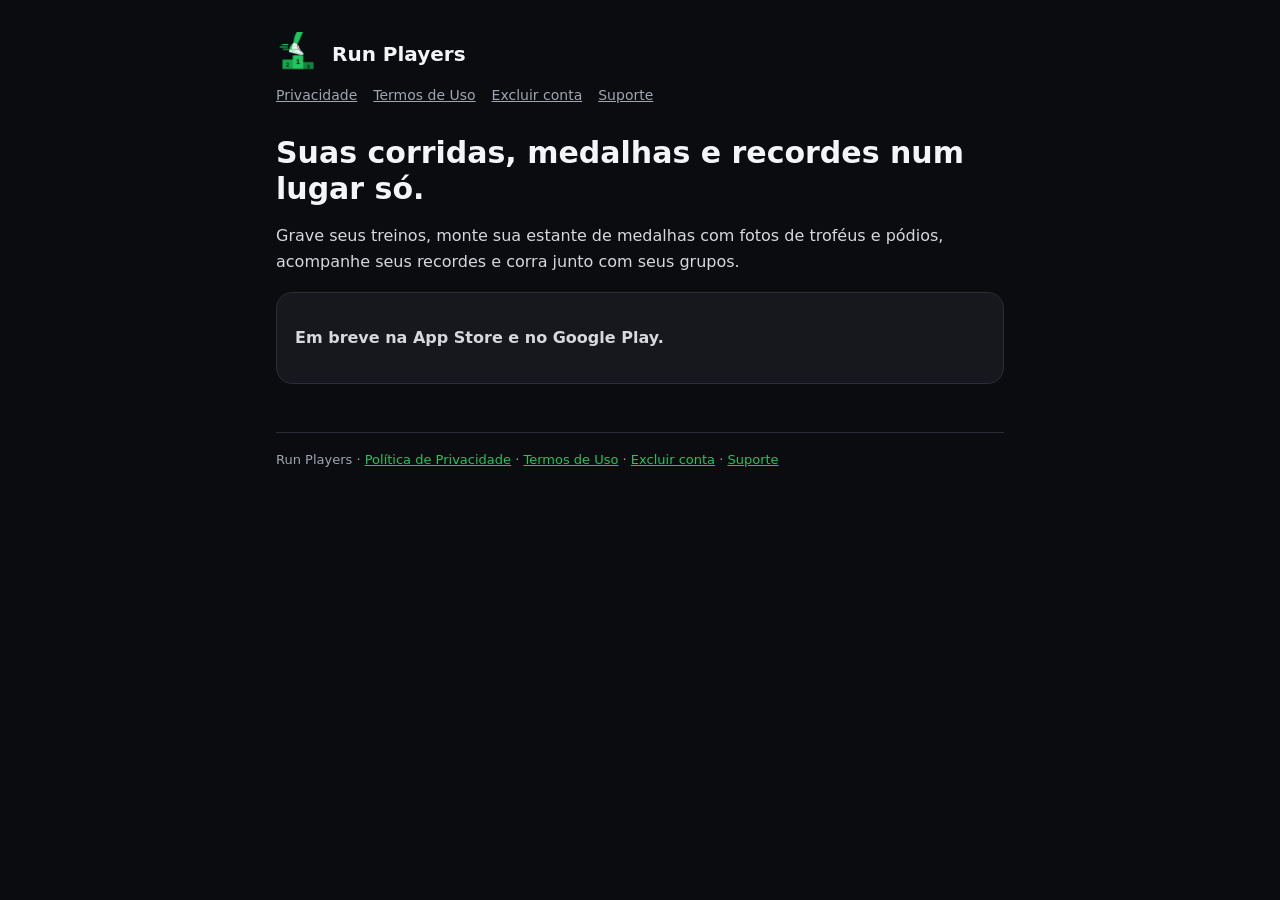
<file: index.html>
<!doctype html>
<html lang="pt-BR">
<head>
<meta charset="utf-8">
<meta name="viewport" content="width=device-width, initial-scale=1">
<title>Run Players</title>
<meta name="description" content="Corridas, medalhas, recordes e grupos de corrida num app só.">
<link rel="stylesheet" href="estilo.css">
</head>
<body>
<div class="wrap">
  <header><img src="icone.png" alt=""><a href="index.html">Run Players</a></header>
  <nav><a href="privacidade.html">Privacidade</a><a href="termos.html">Termos de Uso</a><a href="excluir-conta.html">Excluir conta</a><a href="suporte.html">Suporte</a></nav>

  <h1>Suas corridas, medalhas e recordes num lugar só.</h1>
  <p>Grave seus treinos, monte sua estante de medalhas com fotos de troféus e pódios, acompanhe seus recordes e corra junto com seus grupos.</p>
  <div class="box">
    <p><strong>Em breve na App Store e no Google Play.</strong></p>
  </div>

  <footer>Run Players · <a href="privacidade.html">Política de Privacidade</a> · <a href="termos.html">Termos de Uso</a> · <a href="excluir-conta.html">Excluir conta</a> · <a href="suporte.html">Suporte</a></footer>
</div>
</body>
</html>
</file>
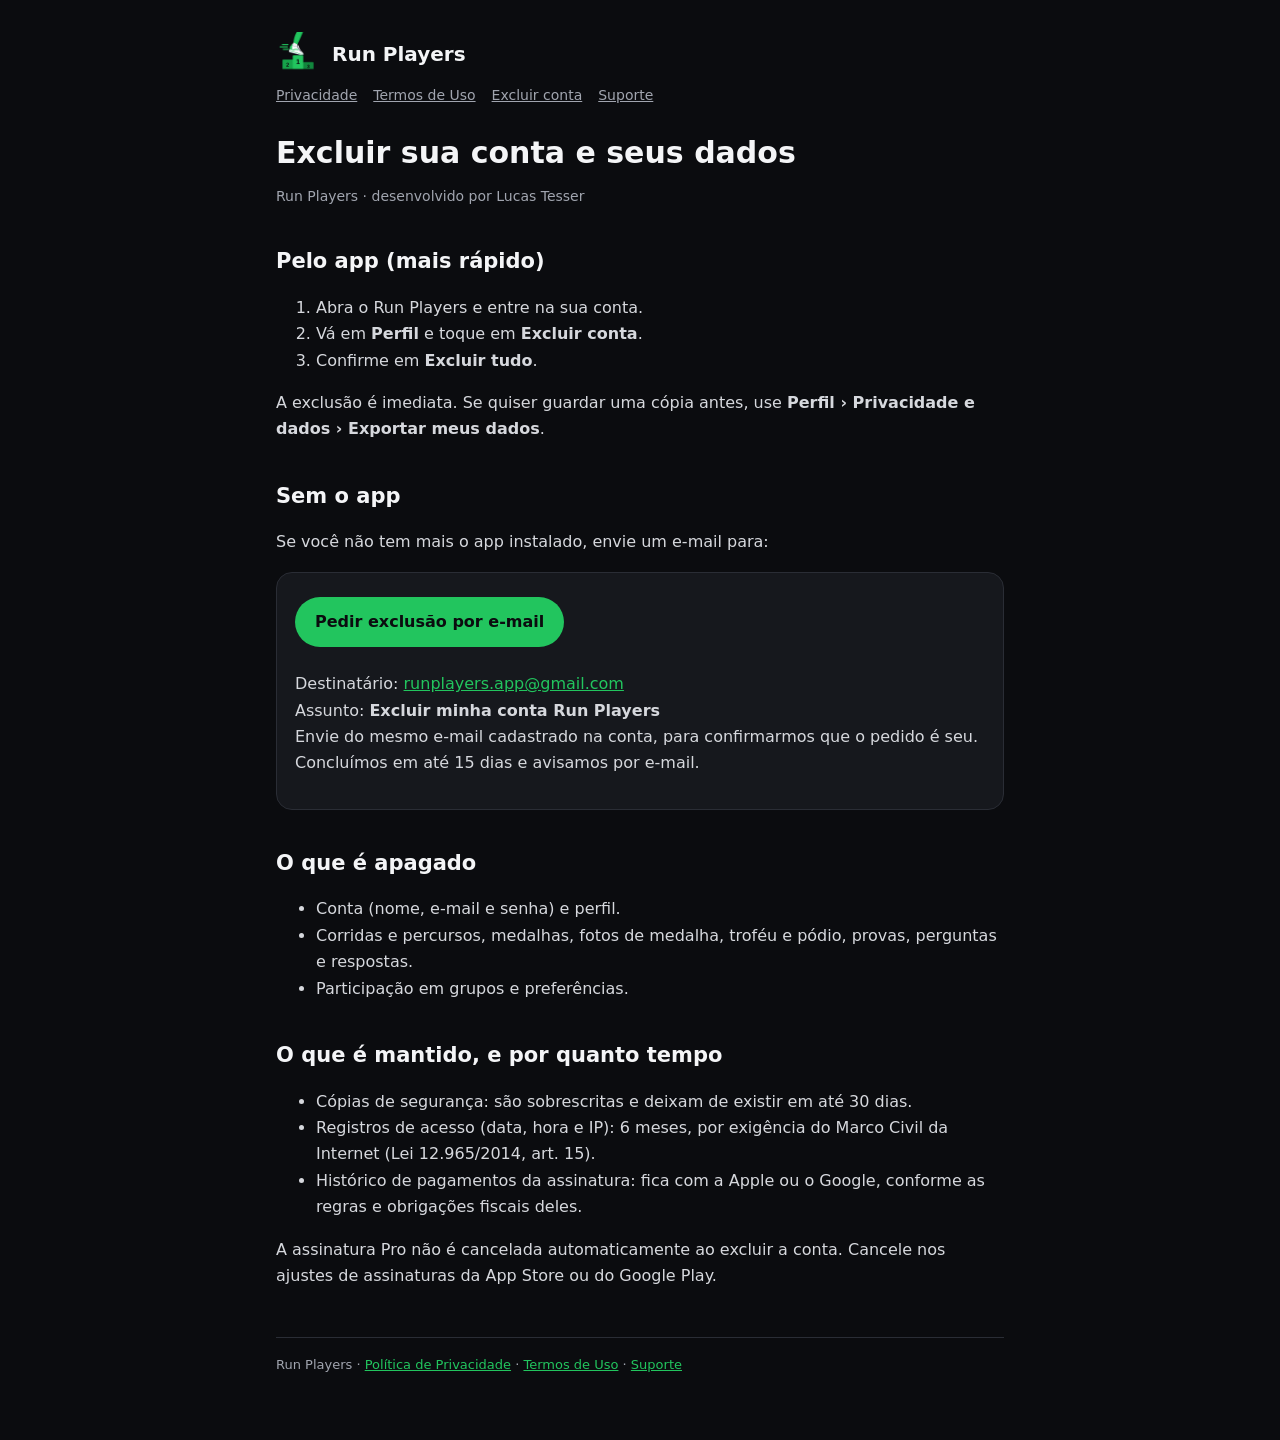
<file: excluir-conta.html>
<!doctype html>
<html lang="pt-BR">
<head>
<meta charset="utf-8">
<meta name="viewport" content="width=device-width, initial-scale=1">
<title>Excluir conta · Run Players</title>
<meta name="description" content="Como excluir sua conta e seus dados do Run Players.">
<link rel="stylesheet" href="estilo.css">
</head>
<body>
<div class="wrap">
  <header><img src="icone.png" alt=""><a href="index.html">Run Players</a></header>
  <nav><a href="privacidade.html">Privacidade</a><a href="termos.html">Termos de Uso</a><a href="excluir-conta.html">Excluir conta</a><a href="suporte.html">Suporte</a></nav>

  <h1>Excluir sua conta e seus dados</h1>
  <p class="meta">Run Players · desenvolvido por Lucas Tesser</p>

  <h2>Pelo app (mais rápido)</h2>
  <ol>
    <li>Abra o Run Players e entre na sua conta.</li>
    <li>Vá em <strong>Perfil</strong> e toque em <strong>Excluir conta</strong>.</li>
    <li>Confirme em <strong>Excluir tudo</strong>.</li>
  </ol>
  <p>A exclusão é imediata. Se quiser guardar uma cópia antes, use <strong>Perfil › Privacidade e dados › Exportar meus dados</strong>.</p>

  <h2>Sem o app</h2>
  <p>Se você não tem mais o app instalado, envie um e-mail para:</p>
  <div class="box">
    <a class="button" href="mailto:runplayers.app@gmail.com?subject=Excluir%20minha%20conta%20Run%20Players">Pedir exclusão por e-mail</a>
    <p>Destinatário: <a href="mailto:runplayers.app@gmail.com">runplayers.app@gmail.com</a><br>
    Assunto: <strong>Excluir minha conta Run Players</strong><br>
    Envie do mesmo e-mail cadastrado na conta, para confirmarmos que o pedido é seu. Concluímos em até 15 dias e avisamos por e-mail.</p>
  </div>

  <h2>O que é apagado</h2>
  <ul>
    <li>Conta (nome, e-mail e senha) e perfil.</li>
    <li>Corridas e percursos, medalhas, fotos de medalha, troféu e pódio, provas, perguntas e respostas.</li>
    <li>Participação em grupos e preferências.</li>
  </ul>

  <h2>O que é mantido, e por quanto tempo</h2>
  <ul>
    <li>Cópias de segurança: são sobrescritas e deixam de existir em até 30 dias.</li>
    <li>Registros de acesso (data, hora e IP): 6 meses, por exigência do Marco Civil da Internet (Lei 12.965/2014, art. 15).</li>
    <li>Histórico de pagamentos da assinatura: fica com a Apple ou o Google, conforme as regras e obrigações fiscais deles.</li>
  </ul>
  <p>A assinatura Pro não é cancelada automaticamente ao excluir a conta. Cancele nos ajustes de assinaturas da App Store ou do Google Play.</p>

  <footer>Run Players · <a href="privacidade.html">Política de Privacidade</a> · <a href="termos.html">Termos de Uso</a> · <a href="suporte.html">Suporte</a></footer>
</div>
</body>
</html>
</file>
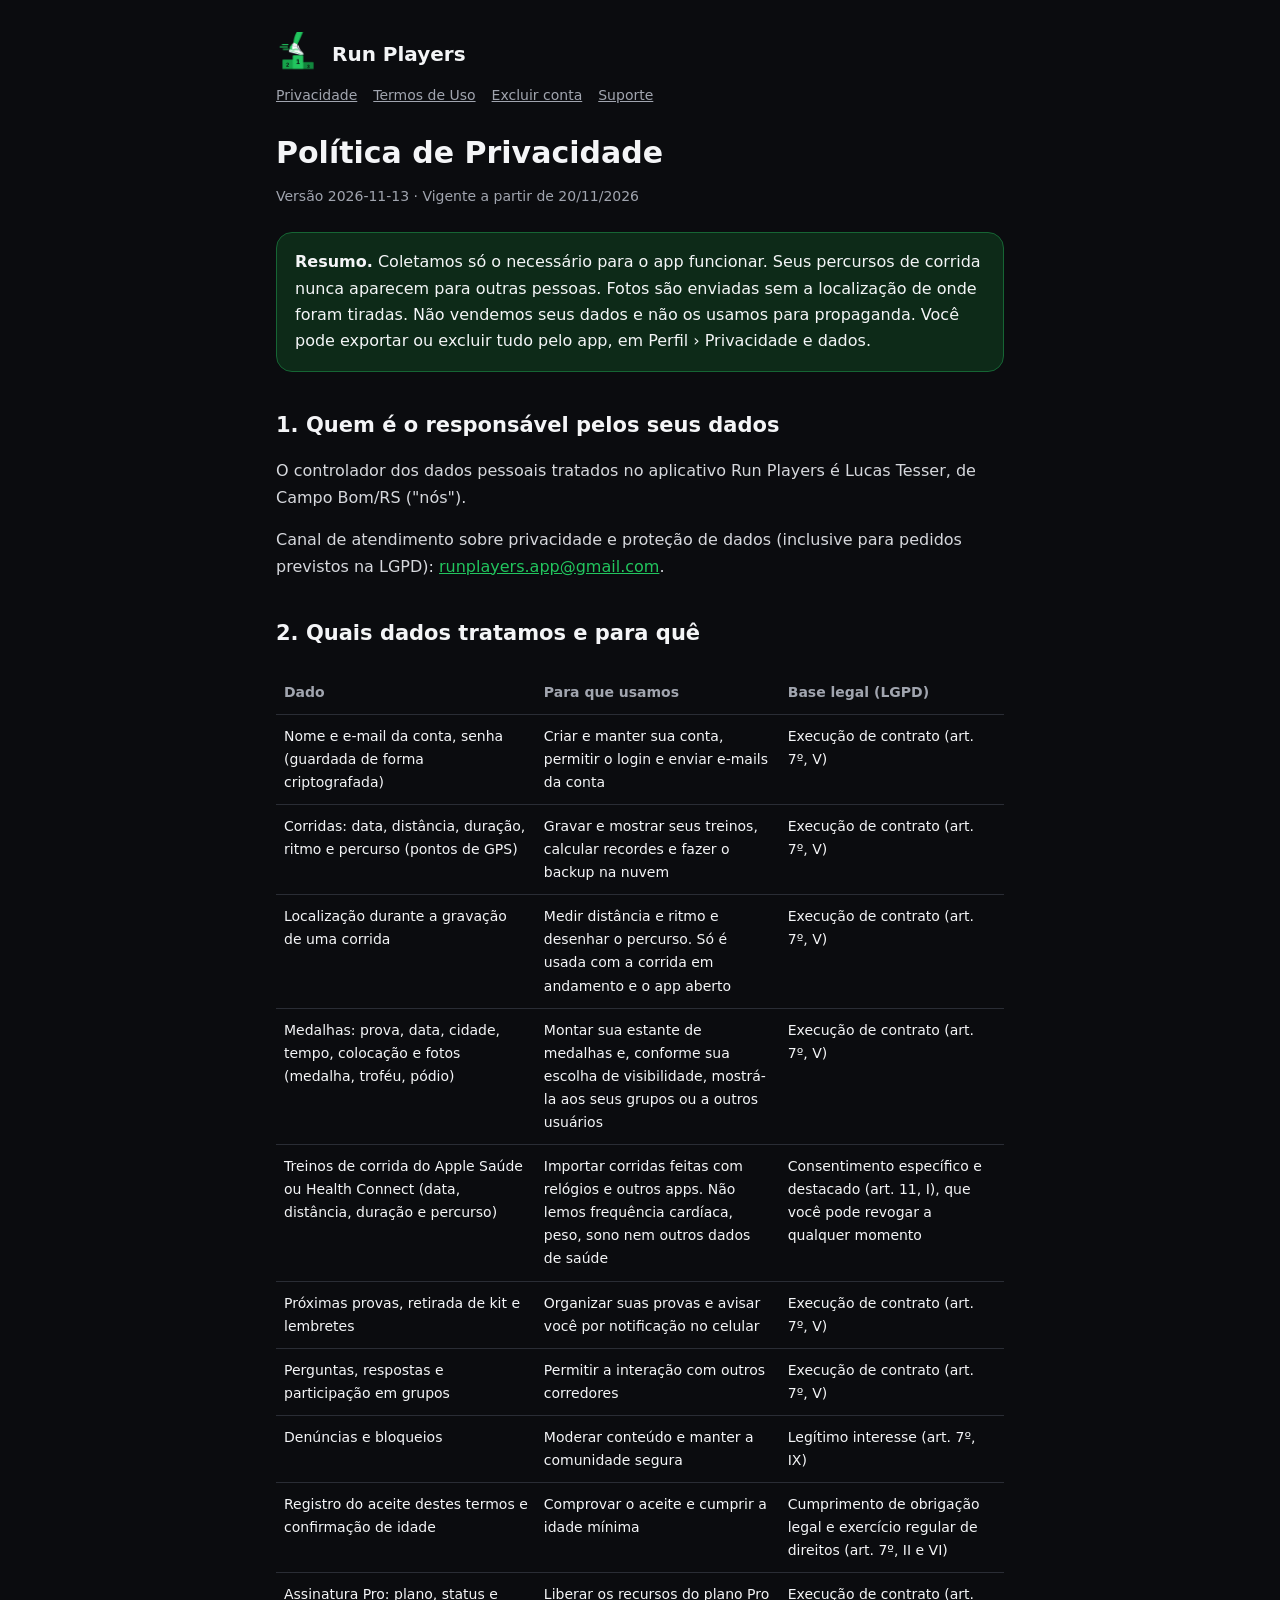
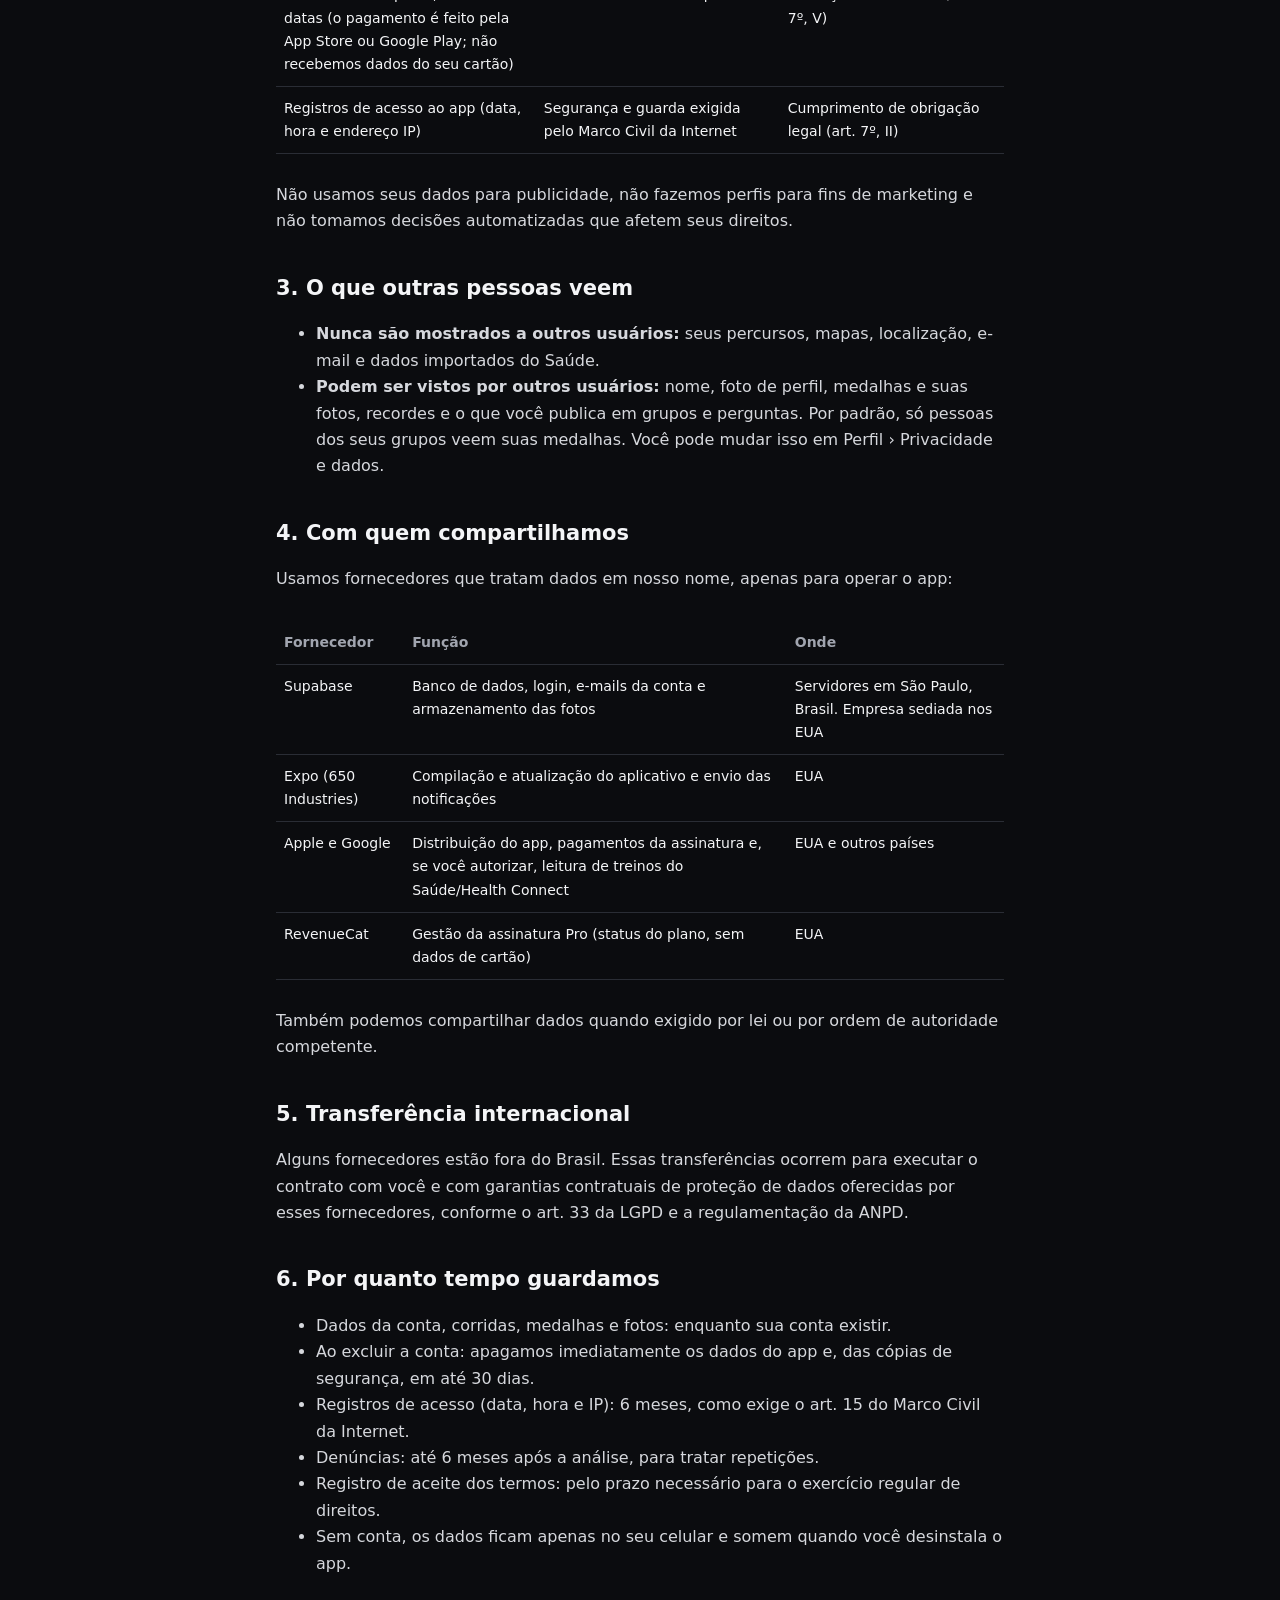
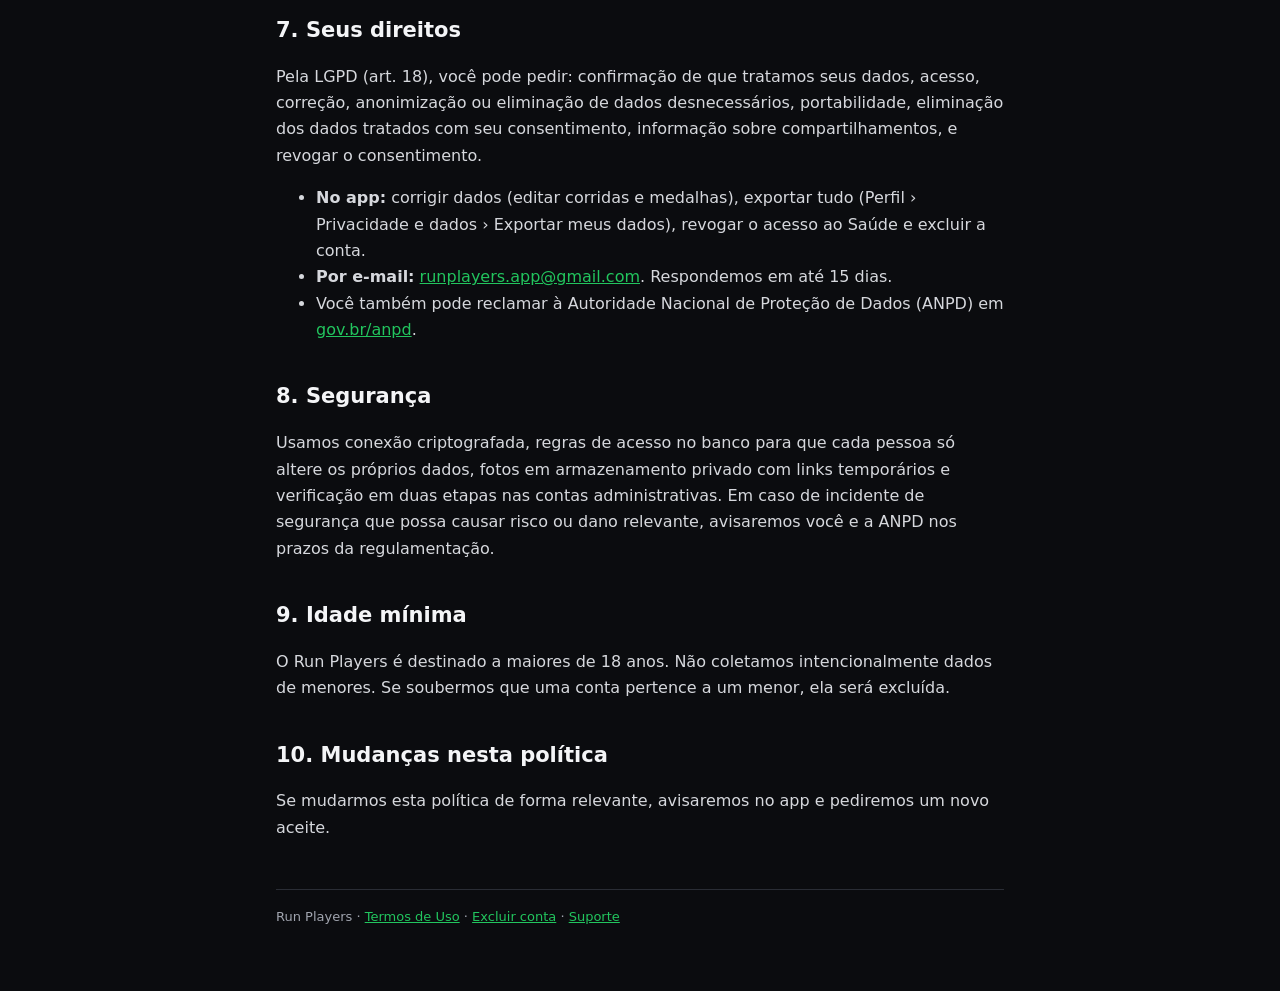
<file: privacidade.html>
<!doctype html>
<html lang="pt-BR">
<head>
<meta charset="utf-8">
<meta name="viewport" content="width=device-width, initial-scale=1">
<title>Política de Privacidade · Run Players</title>
<meta name="description" content="Como o Run Players trata seus dados pessoais, conforme a LGPD.">
<link rel="stylesheet" href="estilo.css">
</head>
<body>
<div class="wrap">
  <header><img src="icone.png" alt=""><a href="index.html">Run Players</a></header>
  <nav><a href="privacidade.html">Privacidade</a><a href="termos.html">Termos de Uso</a><a href="excluir-conta.html">Excluir conta</a><a href="suporte.html">Suporte</a></nav>

  <h1>Política de Privacidade</h1>
  <p class="meta">Versão 2026-11-13 · Vigente a partir de 20/11/2026</p>

  <div class="box ok">
    <strong>Resumo.</strong> Coletamos só o necessário para o app funcionar. Seus percursos de corrida nunca aparecem para outras pessoas.
    Fotos são enviadas sem a localização de onde foram tiradas. Não vendemos seus dados e não os usamos para propaganda.
    Você pode exportar ou excluir tudo pelo app, em Perfil › Privacidade e dados.
  </div>

  <h2>1. Quem é o responsável pelos seus dados</h2>
  <p>O controlador dos dados pessoais tratados no aplicativo Run Players é
    Lucas Tesser, de Campo Bom/RS ("nós").</p>
  <p>Canal de atendimento sobre privacidade e proteção de dados (inclusive para pedidos previstos na LGPD):
    <a href="mailto:runplayers.app@gmail.com">runplayers.app@gmail.com</a>.</p>

  <h2>2. Quais dados tratamos e para quê</h2>
  <div class="table">
  <table>
    <tr><th>Dado</th><th>Para que usamos</th><th>Base legal (LGPD)</th></tr>
    <tr><td>Nome e e-mail da conta, senha (guardada de forma criptografada)</td><td>Criar e manter sua conta, permitir o login e enviar e-mails da conta</td><td>Execução de contrato (art. 7º, V)</td></tr>
    <tr><td>Corridas: data, distância, duração, ritmo e percurso (pontos de GPS)</td><td>Gravar e mostrar seus treinos, calcular recordes e fazer o backup na nuvem</td><td>Execução de contrato (art. 7º, V)</td></tr>
    <tr><td>Localização durante a gravação de uma corrida</td><td>Medir distância e ritmo e desenhar o percurso. Só é usada com a corrida em andamento e o app aberto</td><td>Execução de contrato (art. 7º, V)</td></tr>
    <tr><td>Medalhas: prova, data, cidade, tempo, colocação e fotos (medalha, troféu, pódio)</td><td>Montar sua estante de medalhas e, conforme sua escolha de visibilidade, mostrá-la aos seus grupos ou a outros usuários</td><td>Execução de contrato (art. 7º, V)</td></tr>
    <tr><td>Treinos de corrida do Apple Saúde ou Health Connect (data, distância, duração e percurso)</td><td>Importar corridas feitas com relógios e outros apps. Não lemos frequência cardíaca, peso, sono nem outros dados de saúde</td><td>Consentimento específico e destacado (art. 11, I), que você pode revogar a qualquer momento</td></tr>
    <tr><td>Próximas provas, retirada de kit e lembretes</td><td>Organizar suas provas e avisar você por notificação no celular</td><td>Execução de contrato (art. 7º, V)</td></tr>
    <tr><td>Perguntas, respostas e participação em grupos</td><td>Permitir a interação com outros corredores</td><td>Execução de contrato (art. 7º, V)</td></tr>
    <tr><td>Denúncias e bloqueios</td><td>Moderar conteúdo e manter a comunidade segura</td><td>Legítimo interesse (art. 7º, IX)</td></tr>
    <tr><td>Registro do aceite destes termos e confirmação de idade</td><td>Comprovar o aceite e cumprir a idade mínima</td><td>Cumprimento de obrigação legal e exercício regular de direitos (art. 7º, II e VI)</td></tr>
    <tr><td>Assinatura Pro: plano, status e datas (o pagamento é feito pela App Store ou Google Play; não recebemos dados do seu cartão)</td><td>Liberar os recursos do plano Pro</td><td>Execução de contrato (art. 7º, V)</td></tr>
    <tr><td>Registros de acesso ao app (data, hora e endereço IP)</td><td>Segurança e guarda exigida pelo Marco Civil da Internet</td><td>Cumprimento de obrigação legal (art. 7º, II)</td></tr>
  </table>
  </div>
  <p>Não usamos seus dados para publicidade, não fazemos perfis para fins de marketing e não tomamos decisões automatizadas que afetem seus direitos.</p>

  <h2>3. O que outras pessoas veem</h2>
  <ul>
    <li><strong>Nunca são mostrados a outros usuários:</strong> seus percursos, mapas, localização, e-mail e dados importados do Saúde.</li>
    <li><strong>Podem ser vistos por outros usuários:</strong> nome, foto de perfil, medalhas e suas fotos, recordes e o que você publica em grupos e perguntas.
      Por padrão, só pessoas dos seus grupos veem suas medalhas. Você pode mudar isso em Perfil › Privacidade e dados.</li>
  </ul>

  <h2>4. Com quem compartilhamos</h2>
  <p>Usamos fornecedores que tratam dados em nosso nome, apenas para operar o app:</p>
  <div class="table">
  <table>
    <tr><th>Fornecedor</th><th>Função</th><th>Onde</th></tr>
    <tr><td>Supabase</td><td>Banco de dados, login, e-mails da conta e armazenamento das fotos</td><td>Servidores em São Paulo, Brasil. Empresa sediada nos EUA</td></tr>
    <tr><td>Expo (650 Industries)</td><td>Compilação e atualização do aplicativo e envio das notificações</td><td>EUA</td></tr>
    <tr><td>Apple e Google</td><td>Distribuição do app, pagamentos da assinatura e, se você autorizar, leitura de treinos do Saúde/Health Connect</td><td>EUA e outros países</td></tr>
    <tr><td>RevenueCat</td><td>Gestão da assinatura Pro (status do plano, sem dados de cartão)</td><td>EUA</td></tr>
  </table>
  </div>
  <p>Também podemos compartilhar dados quando exigido por lei ou por ordem de autoridade competente.</p>

  <h2>5. Transferência internacional</h2>
  <p>Alguns fornecedores estão fora do Brasil. Essas transferências ocorrem para executar o contrato com você e com garantias contratuais de proteção de dados oferecidas por esses fornecedores, conforme o art. 33 da LGPD e a regulamentação da ANPD.</p>

  <h2>6. Por quanto tempo guardamos</h2>
  <ul>
    <li>Dados da conta, corridas, medalhas e fotos: enquanto sua conta existir.</li>
    <li>Ao excluir a conta: apagamos imediatamente os dados do app e, das cópias de segurança, em até 30 dias.</li>
    <li>Registros de acesso (data, hora e IP): 6 meses, como exige o art. 15 do Marco Civil da Internet.</li>
    <li>Denúncias: até 6 meses após a análise, para tratar repetições.</li>
    <li>Registro de aceite dos termos: pelo prazo necessário para o exercício regular de direitos.</li>
    <li>Sem conta, os dados ficam apenas no seu celular e somem quando você desinstala o app.</li>
  </ul>

  <h2>7. Seus direitos</h2>
  <p>Pela LGPD (art. 18), você pode pedir: confirmação de que tratamos seus dados, acesso, correção, anonimização ou eliminação de dados desnecessários, portabilidade, eliminação dos dados tratados com seu consentimento, informação sobre compartilhamentos, e revogar o consentimento.</p>
  <ul>
    <li><strong>No app:</strong> corrigir dados (editar corridas e medalhas), exportar tudo (Perfil › Privacidade e dados › Exportar meus dados), revogar o acesso ao Saúde e excluir a conta.</li>
    <li><strong>Por e-mail:</strong> <a href="mailto:runplayers.app@gmail.com">runplayers.app@gmail.com</a>. Respondemos em até 15 dias.</li>
    <li>Você também pode reclamar à Autoridade Nacional de Proteção de Dados (ANPD) em <a href="https://www.gov.br/anpd">gov.br/anpd</a>.</li>
  </ul>

  <h2>8. Segurança</h2>
  <p>Usamos conexão criptografada, regras de acesso no banco para que cada pessoa só altere os próprios dados, fotos em armazenamento privado com links temporários e verificação em duas etapas nas contas administrativas. Em caso de incidente de segurança que possa causar risco ou dano relevante, avisaremos você e a ANPD nos prazos da regulamentação.</p>

  <h2>9. Idade mínima</h2>
  <p>O Run Players é destinado a maiores de 18 anos. Não coletamos intencionalmente dados de menores. Se soubermos que uma conta pertence a um menor, ela será excluída.</p>

  <h2>10. Mudanças nesta política</h2>
  <p>Se mudarmos esta política de forma relevante, avisaremos no app e pediremos um novo aceite.</p>

  <footer>Run Players · <a href="termos.html">Termos de Uso</a> · <a href="excluir-conta.html">Excluir conta</a> · <a href="suporte.html">Suporte</a></footer>
</div>
</body>
</html>
</file>
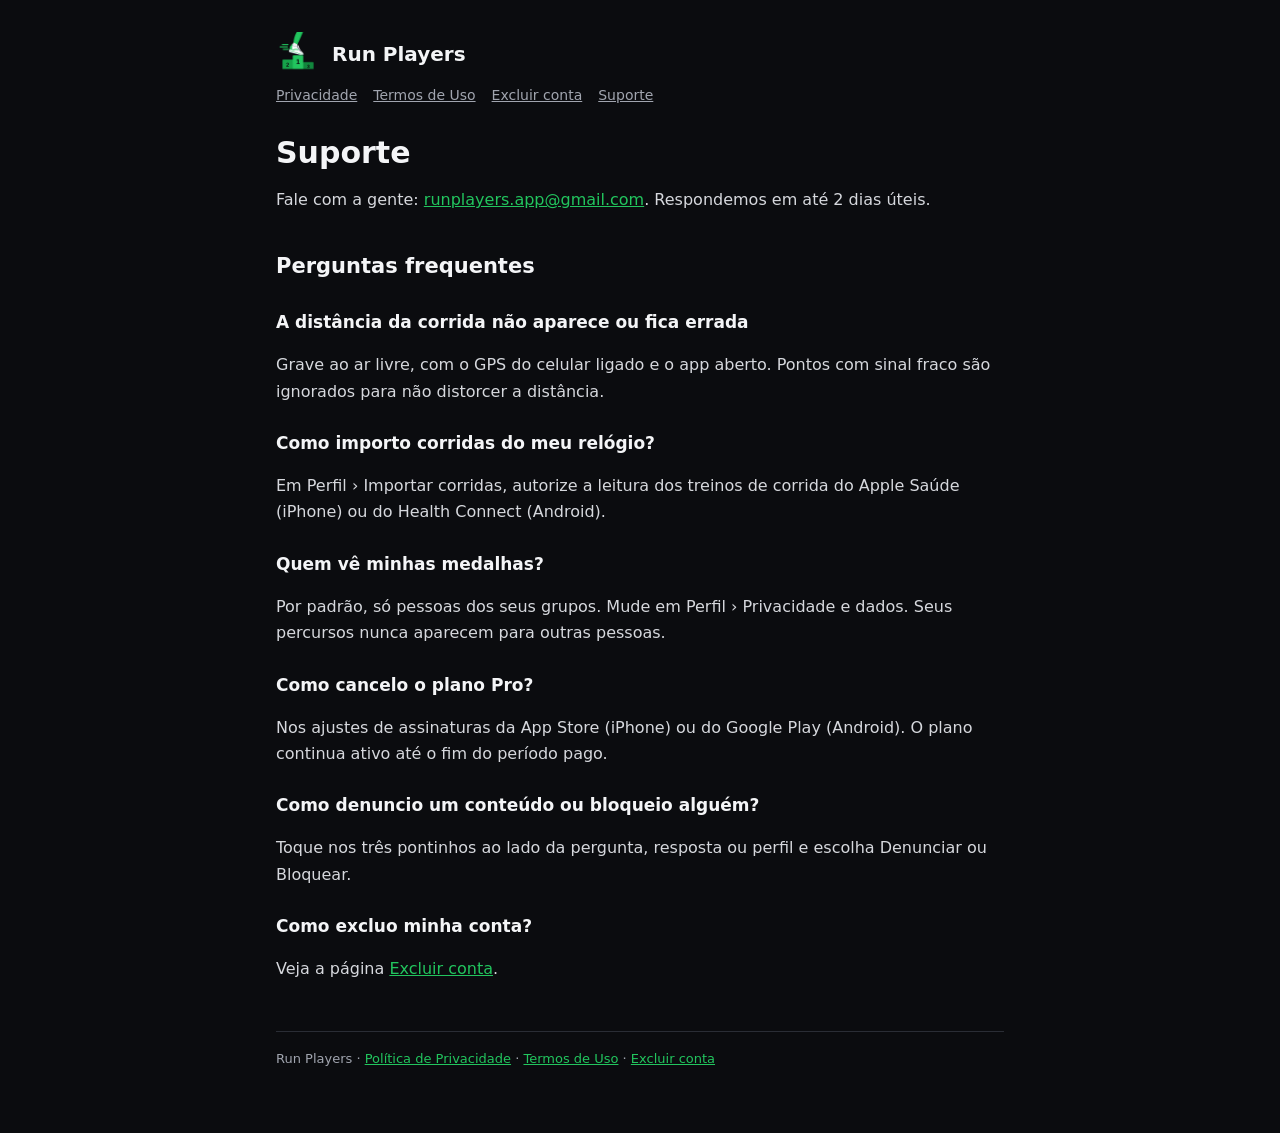
<file: suporte.html>
<!doctype html>
<html lang="pt-BR">
<head>
<meta charset="utf-8">
<meta name="viewport" content="width=device-width, initial-scale=1">
<title>Suporte · Run Players</title>
<meta name="description" content="Ajuda e contato do Run Players.">
<link rel="stylesheet" href="estilo.css">
</head>
<body>
<div class="wrap">
  <header><img src="icone.png" alt=""><a href="index.html">Run Players</a></header>
  <nav><a href="privacidade.html">Privacidade</a><a href="termos.html">Termos de Uso</a><a href="excluir-conta.html">Excluir conta</a><a href="suporte.html">Suporte</a></nav>

  <h1>Suporte</h1>
  <p>Fale com a gente: <a href="mailto:runplayers.app@gmail.com">runplayers.app@gmail.com</a>. Respondemos em até 2 dias úteis.</p>

  <h2>Perguntas frequentes</h2>
  <h3>A distância da corrida não aparece ou fica errada</h3>
  <p>Grave ao ar livre, com o GPS do celular ligado e o app aberto. Pontos com sinal fraco são ignorados para não distorcer a distância.</p>
  <h3>Como importo corridas do meu relógio?</h3>
  <p>Em Perfil › Importar corridas, autorize a leitura dos treinos de corrida do Apple Saúde (iPhone) ou do Health Connect (Android).</p>
  <h3>Quem vê minhas medalhas?</h3>
  <p>Por padrão, só pessoas dos seus grupos. Mude em Perfil › Privacidade e dados. Seus percursos nunca aparecem para outras pessoas.</p>
  <h3>Como cancelo o plano Pro?</h3>
  <p>Nos ajustes de assinaturas da App Store (iPhone) ou do Google Play (Android). O plano continua ativo até o fim do período pago.</p>
  <h3>Como denuncio um conteúdo ou bloqueio alguém?</h3>
  <p>Toque nos três pontinhos ao lado da pergunta, resposta ou perfil e escolha Denunciar ou Bloquear.</p>
  <h3>Como excluo minha conta?</h3>
  <p>Veja a página <a href="excluir-conta.html">Excluir conta</a>.</p>

  <footer>Run Players · <a href="privacidade.html">Política de Privacidade</a> · <a href="termos.html">Termos de Uso</a> · <a href="excluir-conta.html">Excluir conta</a></footer>
</div>
</body>
</html>
</file>
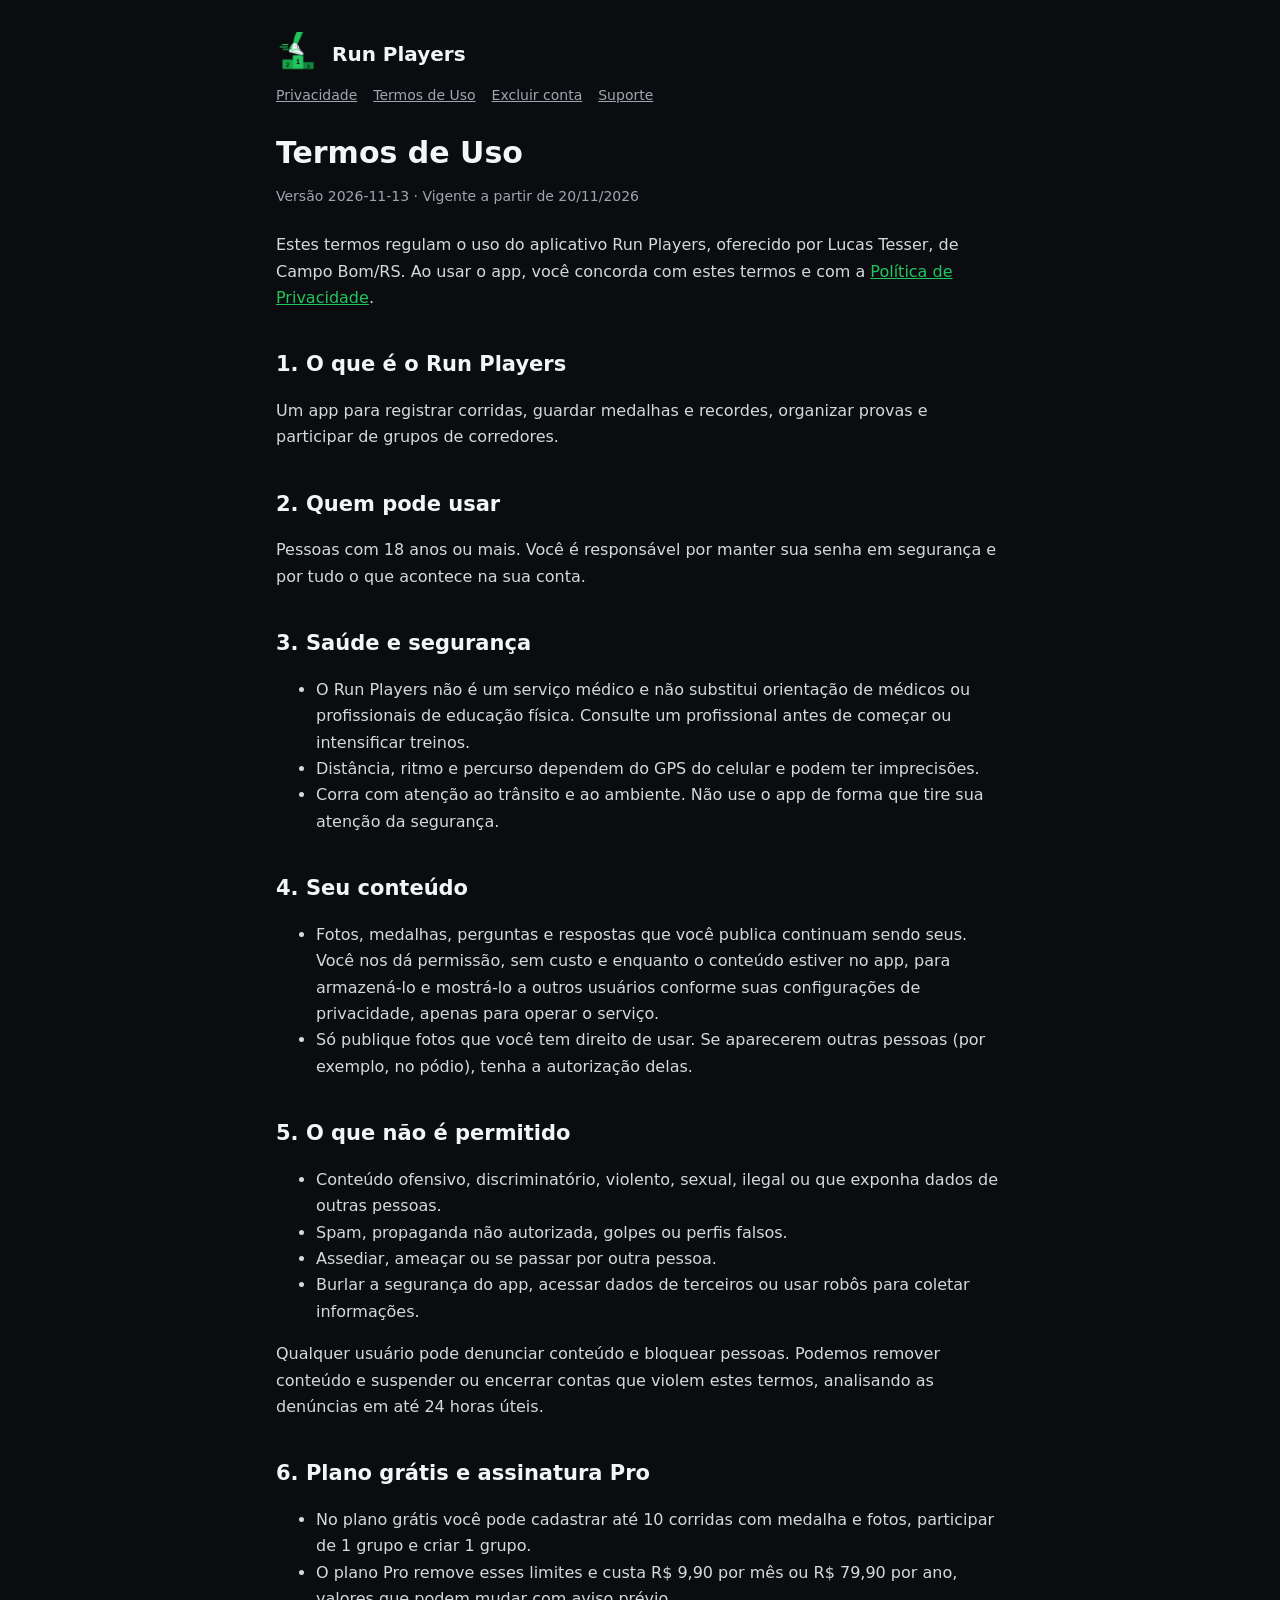
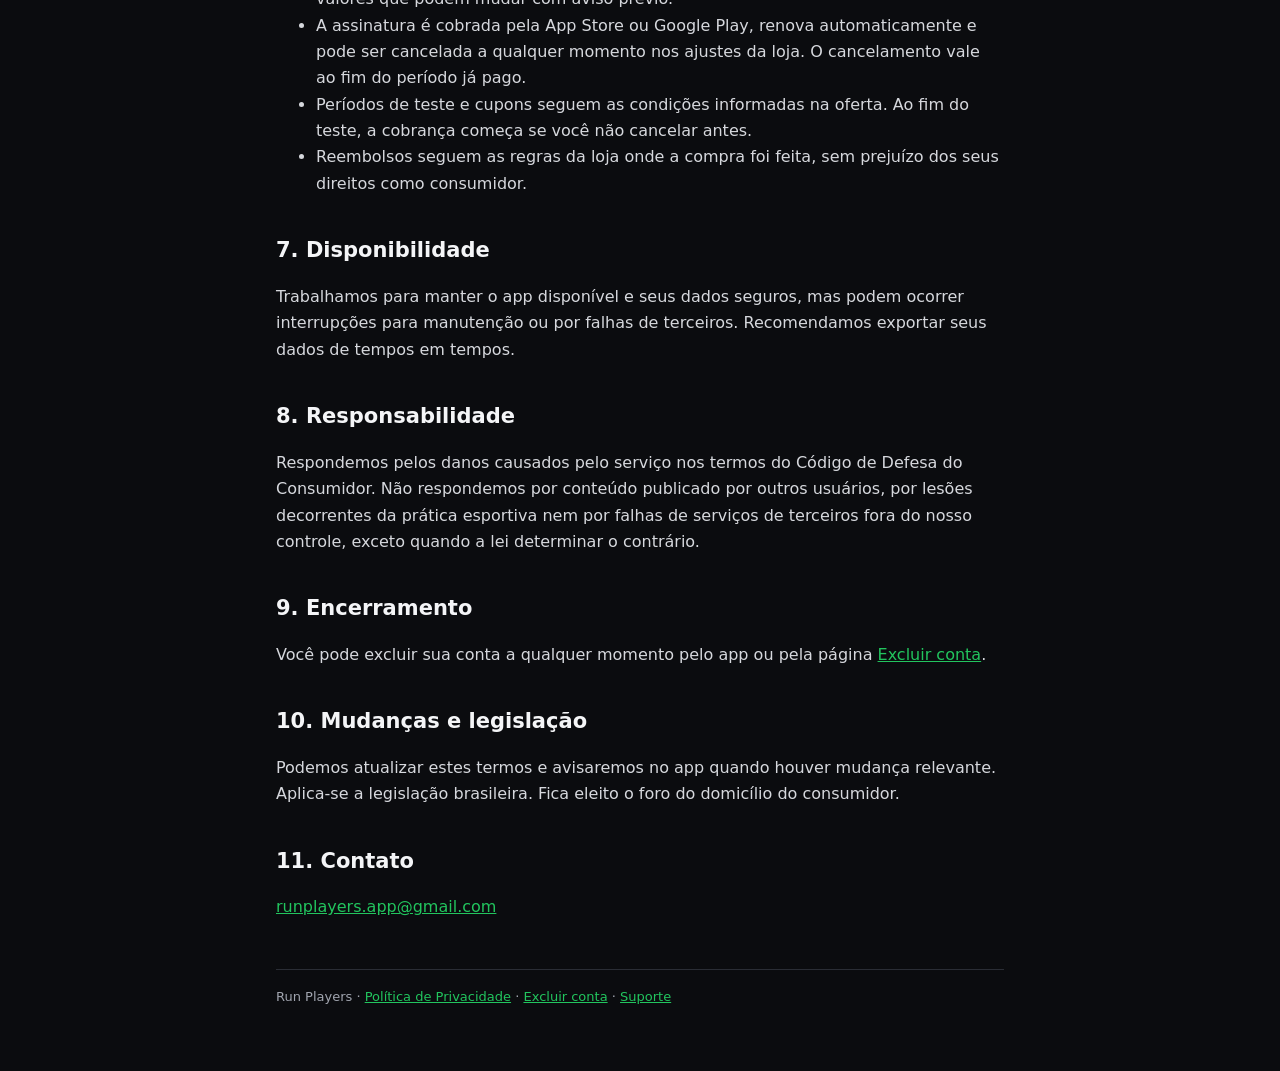
<file: termos.html>
<!doctype html>
<html lang="pt-BR">
<head>
<meta charset="utf-8">
<meta name="viewport" content="width=device-width, initial-scale=1">
<title>Termos de Uso · Run Players</title>
<meta name="description" content="Regras de uso do aplicativo Run Players.">
<link rel="stylesheet" href="estilo.css">
</head>
<body>
<div class="wrap">
  <header><img src="icone.png" alt=""><a href="index.html">Run Players</a></header>
  <nav><a href="privacidade.html">Privacidade</a><a href="termos.html">Termos de Uso</a><a href="excluir-conta.html">Excluir conta</a><a href="suporte.html">Suporte</a></nav>

  <h1>Termos de Uso</h1>
  <p class="meta">Versão 2026-11-13 · Vigente a partir de 20/11/2026</p>

  <p>Estes termos regulam o uso do aplicativo Run Players, oferecido por
    Lucas Tesser, de Campo Bom/RS. Ao usar o app, você concorda com estes termos e com a <a href="privacidade.html">Política de Privacidade</a>.</p>

  <h2>1. O que é o Run Players</h2>
  <p>Um app para registrar corridas, guardar medalhas e recordes, organizar provas e participar de grupos de corredores.</p>

  <h2>2. Quem pode usar</h2>
  <p>Pessoas com 18 anos ou mais. Você é responsável por manter sua senha em segurança e por tudo o que acontece na sua conta.</p>

  <h2>3. Saúde e segurança</h2>
  <ul>
    <li>O Run Players não é um serviço médico e não substitui orientação de médicos ou profissionais de educação física. Consulte um profissional antes de começar ou intensificar treinos.</li>
    <li>Distância, ritmo e percurso dependem do GPS do celular e podem ter imprecisões.</li>
    <li>Corra com atenção ao trânsito e ao ambiente. Não use o app de forma que tire sua atenção da segurança.</li>
  </ul>

  <h2>4. Seu conteúdo</h2>
  <ul>
    <li>Fotos, medalhas, perguntas e respostas que você publica continuam sendo seus. Você nos dá permissão, sem custo e enquanto o conteúdo estiver no app, para armazená-lo e mostrá-lo a outros usuários conforme suas configurações de privacidade, apenas para operar o serviço.</li>
    <li>Só publique fotos que você tem direito de usar. Se aparecerem outras pessoas (por exemplo, no pódio), tenha a autorização delas.</li>
  </ul>

  <h2>5. O que não é permitido</h2>
  <ul>
    <li>Conteúdo ofensivo, discriminatório, violento, sexual, ilegal ou que exponha dados de outras pessoas.</li>
    <li>Spam, propaganda não autorizada, golpes ou perfis falsos.</li>
    <li>Assediar, ameaçar ou se passar por outra pessoa.</li>
    <li>Burlar a segurança do app, acessar dados de terceiros ou usar robôs para coletar informações.</li>
  </ul>
  <p>Qualquer usuário pode denunciar conteúdo e bloquear pessoas. Podemos remover conteúdo e suspender ou encerrar contas que violem estes termos, analisando as denúncias em até 24 horas úteis.</p>

  <h2>6. Plano grátis e assinatura Pro</h2>
  <ul>
    <li>No plano grátis você pode cadastrar até 10 corridas com medalha e fotos, participar de 1 grupo e criar 1 grupo.</li>
    <li>O plano Pro remove esses limites e custa R$ 9,90 por mês ou R$ 79,90 por ano, valores que podem mudar com aviso prévio.</li>
    <li>A assinatura é cobrada pela App Store ou Google Play, renova automaticamente e pode ser cancelada a qualquer momento nos ajustes da loja. O cancelamento vale ao fim do período já pago.</li>
    <li>Períodos de teste e cupons seguem as condições informadas na oferta. Ao fim do teste, a cobrança começa se você não cancelar antes.</li>
    <li>Reembolsos seguem as regras da loja onde a compra foi feita, sem prejuízo dos seus direitos como consumidor.</li>
  </ul>

  <h2>7. Disponibilidade</h2>
  <p>Trabalhamos para manter o app disponível e seus dados seguros, mas podem ocorrer interrupções para manutenção ou por falhas de terceiros. Recomendamos exportar seus dados de tempos em tempos.</p>

  <h2>8. Responsabilidade</h2>
  <p>Respondemos pelos danos causados pelo serviço nos termos do Código de Defesa do Consumidor. Não respondemos por conteúdo publicado por outros usuários, por lesões decorrentes da prática esportiva nem por falhas de serviços de terceiros fora do nosso controle, exceto quando a lei determinar o contrário.</p>

  <h2>9. Encerramento</h2>
  <p>Você pode excluir sua conta a qualquer momento pelo app ou pela página <a href="excluir-conta.html">Excluir conta</a>.</p>

  <h2>10. Mudanças e legislação</h2>
  <p>Podemos atualizar estes termos e avisaremos no app quando houver mudança relevante. Aplica-se a legislação brasileira. Fica eleito o foro do domicílio do consumidor.</p>

  <h2>11. Contato</h2>
  <p><a href="mailto:runplayers.app@gmail.com">runplayers.app@gmail.com</a></p>

  <footer>Run Players · <a href="privacidade.html">Política de Privacidade</a> · <a href="excluir-conta.html">Excluir conta</a> · <a href="suporte.html">Suporte</a></footer>
</div>
</body>
</html>
</file>
<file: estilo.css>
:root {
  --bg: #0b0c0f;
  --surface: #16181d;
  --line: #2a2d35;
  --text: #f4f5f7;
  --muted: #a1a5af;
  --accent: #22c55e;
  --soft: #0d2a18;
  --fill: #facc15;
}
* { box-sizing: border-box; }
html { -webkit-text-size-adjust: 100%; }
body {
  margin: 0;
  background: var(--bg);
  color: var(--text);
  font: 16px/1.65 system-ui, -apple-system, "Segoe UI", Roboto, sans-serif;
}
.wrap { max-width: 760px; margin: 0 auto; padding: 32px 16px 64px; }
header { display: flex; align-items: center; gap: 12px; margin-bottom: 8px; }
header img { width: 44px; height: 44px; border-radius: 10px; }
header a { color: var(--text); text-decoration: none; font-weight: 800; font-size: 20px; }
nav { display: flex; flex-wrap: wrap; gap: 6px 16px; margin: 8px 0 28px; font-size: 14px; }
nav a { color: var(--muted); }
h1 { font-size: 30px; line-height: 1.2; margin: 0 0 6px; }
h2 { font-size: 21px; margin: 36px 0 8px; }
h3 { font-size: 17px; margin: 24px 0 4px; }
p, li { color: #d6d8dd; }
a { color: var(--accent); }
.meta { color: var(--muted); font-size: 14px; margin-bottom: 24px; }
.box { background: var(--surface); border: 1px solid var(--line); border-radius: 16px; padding: 16px 18px; margin: 16px 0; }
.box.ok { background: var(--soft); border-color: #166534; }
table { width: 100%; border-collapse: collapse; margin: 12px 0; font-size: 14px; }
.table { overflow-x: auto; }
th, td { text-align: left; vertical-align: top; padding: 10px 8px; border-bottom: 1px solid var(--line); }
th { color: var(--muted); font-weight: 600; }
.fill { background: rgba(250, 204, 21, 0.15); color: var(--fill); padding: 0 4px; border-radius: 4px; font-weight: 600; }
.button { display: inline-block; background: var(--accent); color: #0b0c0f; font-weight: 800; text-decoration: none; padding: 12px 20px; border-radius: 26px; margin: 8px 0; }
footer { margin-top: 48px; padding-top: 16px; border-top: 1px solid var(--line); color: var(--muted); font-size: 13px; }
</file>
